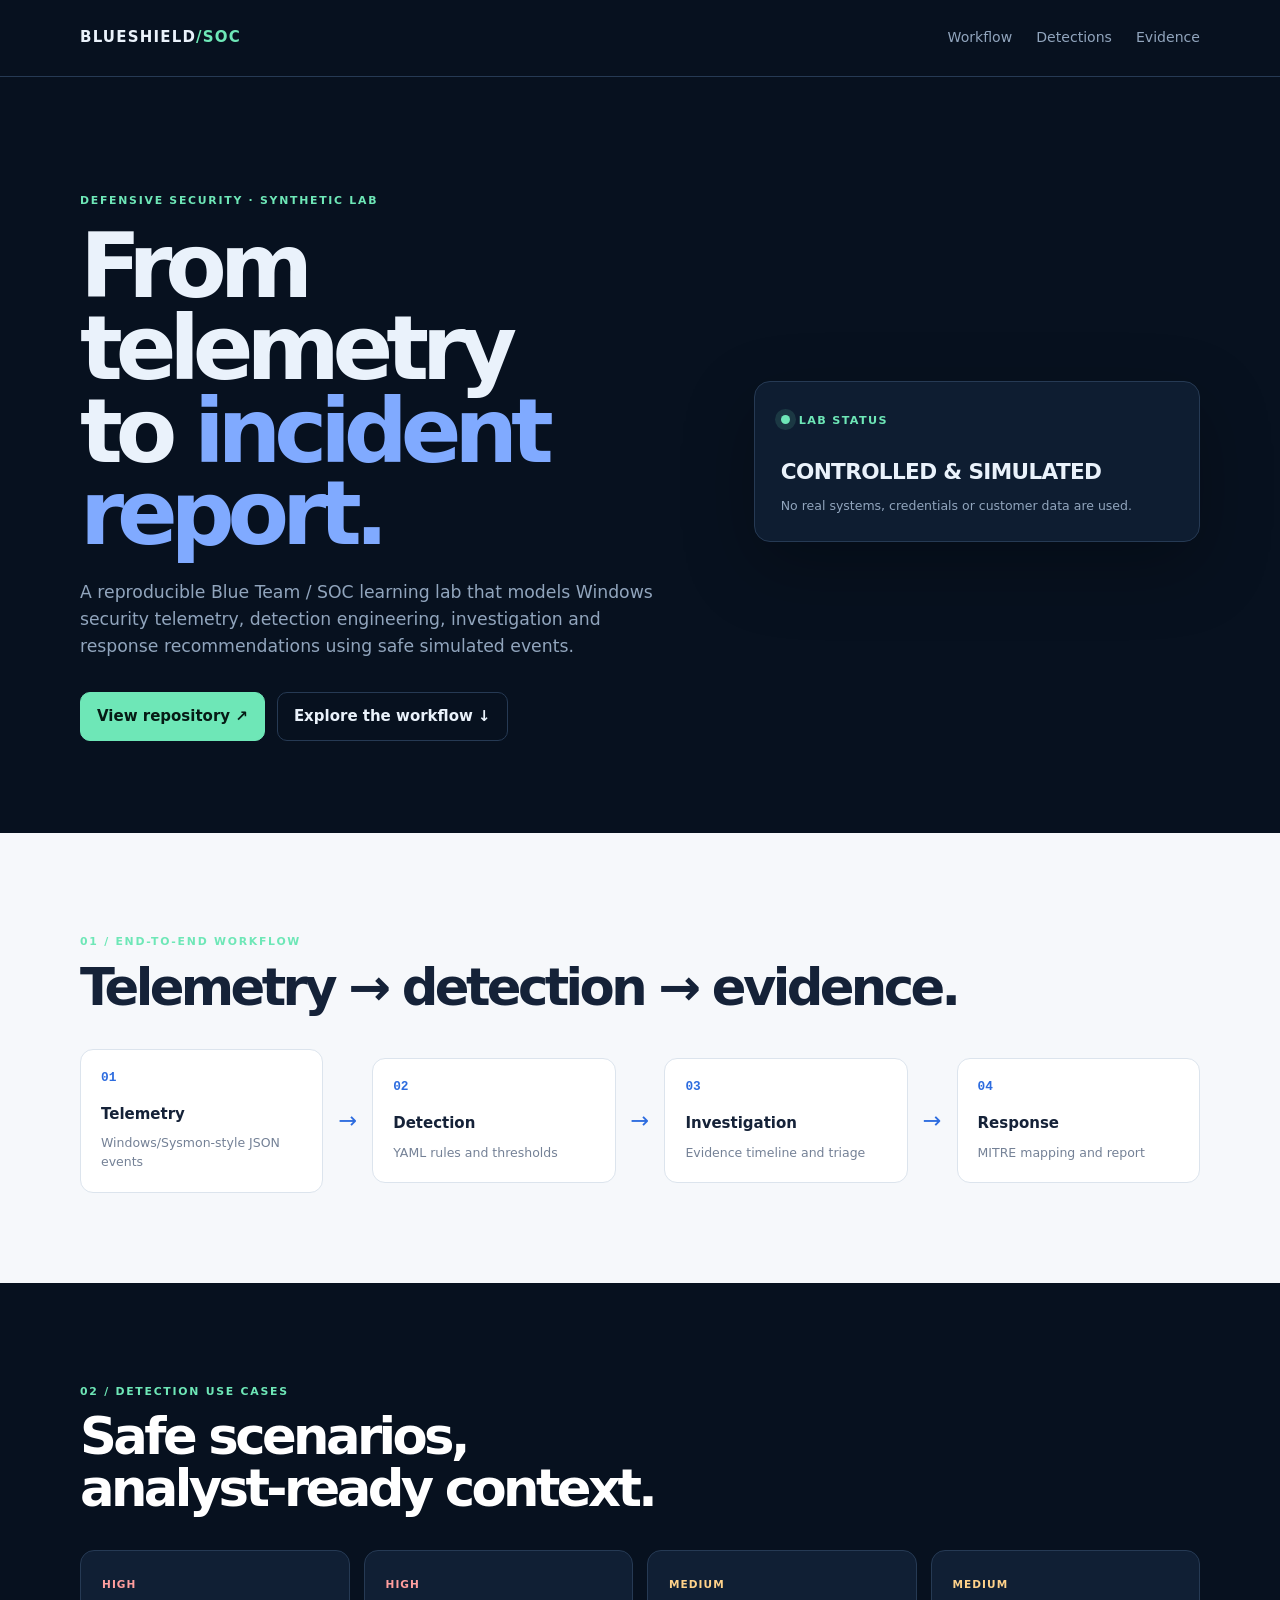
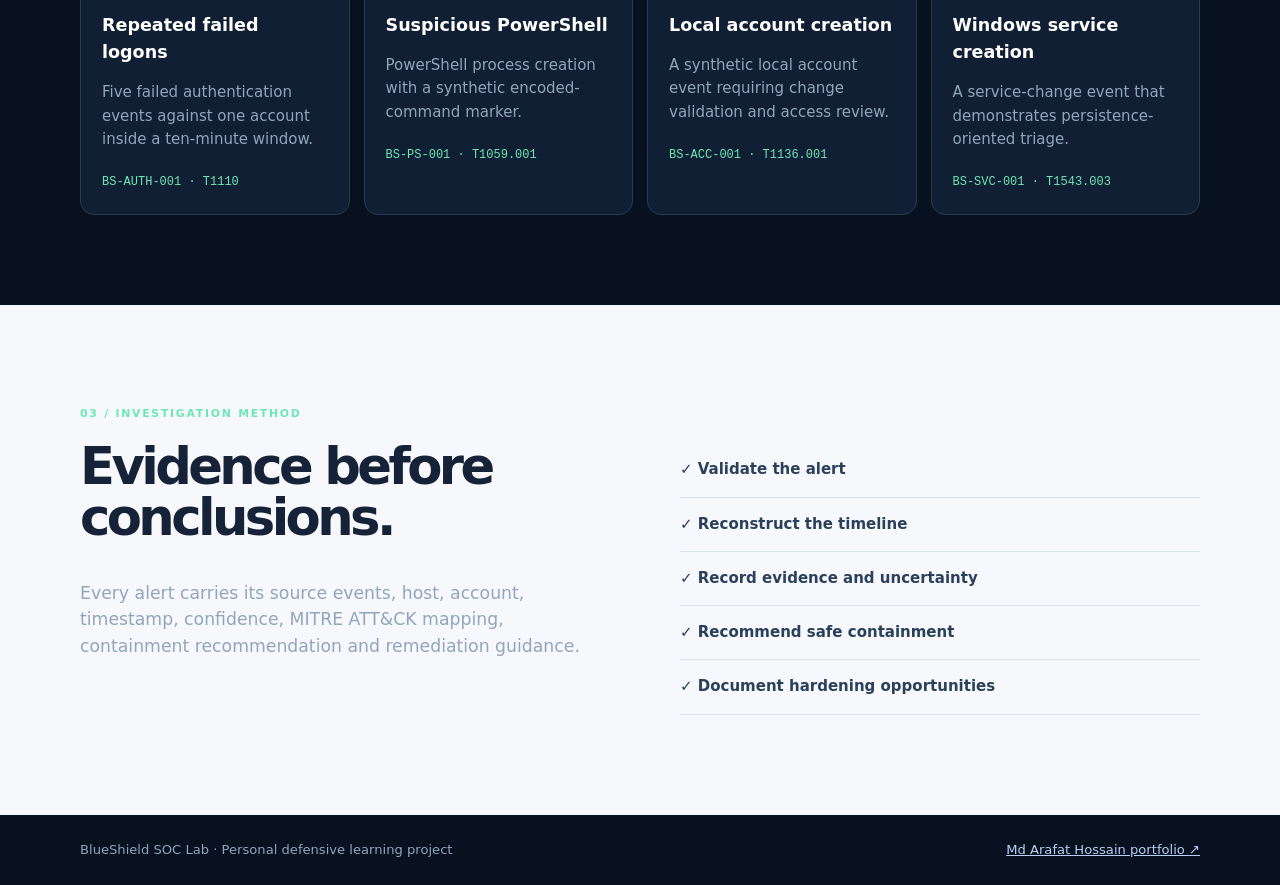
<file: index.html>
<!doctype html><html lang="en"><head><meta charset="utf-8"><meta name="viewport" content="width=device-width,initial-scale=1"><meta name="description" content="BlueShield SOC Lab — defensive cybersecurity portfolio project by Md Arafat Hossain"><link rel="icon" href="favicon.svg" type="image/svg+xml"><title>BlueShield SOC Lab | Defensive Security Portfolio</title><link rel="stylesheet" href="styles.css"></head><body><header><div class="wrap nav"><a class="brand" href="#top">BLUESHIELD<span>/SOC</span></a><nav><a href="#workflow">Workflow</a><a href="#detections">Detections</a><a href="#evidence">Evidence</a></nav></div></header><main id="top"><section class="hero wrap"><div><p class="eyebrow">DEFENSIVE SECURITY · SYNTHETIC LAB</p><h1>From telemetry<br>to <em>incident report.</em></h1><p class="lead">A reproducible Blue Team / SOC learning lab that models Windows security telemetry, detection engineering, investigation and response recommendations using safe simulated events.</p><div class="actions"><a class="button primary" href="https://github.com/arafatict/blueshield-soc-lab" target="_blank" rel="noopener">View repository ↗</a><a class="button" href="#workflow">Explore the workflow ↓</a></div></div><div class="hero-status"><span class="dot"></span><strong>LAB STATUS</strong><b>CONTROLLED &amp; SIMULATED</b><small>No real systems, credentials or customer data are used.</small></div></section><section class="section wrap" id="workflow"><p class="eyebrow">01 / END-TO-END WORKFLOW</p><h2>Telemetry → detection → evidence.</h2><div class="flow"><div><span>01</span><b>Telemetry</b><small>Windows/Sysmon-style JSON events</small></div><i>→</i><div><span>02</span><b>Detection</b><small>YAML rules and thresholds</small></div><i>→</i><div><span>03</span><b>Investigation</b><small>Evidence timeline and triage</small></div><i>→</i><div><span>04</span><b>Response</b><small>MITRE mapping and report</small></div></div></section><section class="section dark" id="detections"><div class="wrap"><p class="eyebrow">02 / DETECTION USE CASES</p><h2>Safe scenarios,<br>analyst-ready context.</h2><div class="cards"><article><span class="severity high">HIGH</span><h3>Repeated failed logons</h3><p>Five failed authentication events against one account inside a ten-minute window.</p><code>BS-AUTH-001 · T1110</code></article><article><span class="severity high">HIGH</span><h3>Suspicious PowerShell</h3><p>PowerShell process creation with a synthetic encoded-command marker.</p><code>BS-PS-001 · T1059.001</code></article><article><span class="severity medium">MEDIUM</span><h3>Local account creation</h3><p>A synthetic local account event requiring change validation and access review.</p><code>BS-ACC-001 · T1136.001</code></article><article><span class="severity medium">MEDIUM</span><h3>Windows service creation</h3><p>A service-change event that demonstrates persistence-oriented triage.</p><code>BS-SVC-001 · T1543.003</code></article></div></div></section><section class="section wrap" id="evidence"><p class="eyebrow">03 / INVESTIGATION METHOD</p><div class="evidence-grid"><div><h2>Evidence before conclusions.</h2><p class="lead">Every alert carries its source events, host, account, timestamp, confidence, MITRE ATT&amp;CK mapping, containment recommendation and remediation guidance.</p></div><div class="checklist"><p>✓ Validate the alert</p><p>✓ Reconstruct the timeline</p><p>✓ Record evidence and uncertainty</p><p>✓ Recommend safe containment</p><p>✓ Document hardening opportunities</p></div></div></section></main><footer><div class="wrap"><span>BlueShield SOC Lab · Personal defensive learning project</span><a href="https://arafatict.github.io/" target="_blank" rel="noopener">Md Arafat Hossain portfolio ↗</a></div></footer></body></html>
</file>
<file: styles.css>
:root{--bg:#07111f;--ink:#eaf2fb;--muted:#91a5bd;--line:#263a54;--card:#101f34;--accent:#6ee7b7;--blue:#80aaff}*{box-sizing:border-box}html{scroll-behavior:smooth}body{margin:0;background:#f6f8fb;color:#152238;font:15px/1.55 Inter,system-ui,sans-serif;overflow-x:hidden}a{color:inherit}.wrap{width:min(1120px,calc(100% - 36px));margin:auto}header,footer,.dark,.hero{background:var(--bg);color:var(--ink)}header{border-bottom:1px solid var(--line)}.nav{min-height:76px;display:flex;align-items:center;justify-content:space-between}.brand{font-weight:900;letter-spacing:.08em;text-decoration:none}.brand span{color:var(--accent)}nav{display:flex;gap:24px;color:var(--muted);font-size:.88rem}nav a{text-decoration:none}nav a:hover{color:#fff}.hero{width:100%;max-width:none;margin:0;padding:105px max(18px,calc((100% - 1120px)/2)) 92px;display:grid;grid-template-columns:1.15fr .85fr;gap:70px;align-items:center}.eyebrow{color:var(--accent);font-size:.68rem;font-weight:850;letter-spacing:.16em}.hero h1{font-size:clamp(3rem,7vw,6.4rem);line-height:.92;letter-spacing:-.08em;margin:15px 0 25px}.hero h1 em{color:var(--blue);font-style:normal}.lead{color:var(--muted);font-size:1.08rem;max-width:620px}.actions{display:flex;gap:12px;flex-wrap:wrap;margin-top:32px}.button{display:inline-block;padding:12px 16px;border:1px solid var(--line);border-radius:10px;text-decoration:none;font-weight:750}.button.primary{background:var(--accent);border-color:var(--accent);color:#061b15}.hero-status{padding:26px;border:1px solid var(--line);border-radius:16px;background:#0e1d31;box-shadow:0 25px 70px #0004}.hero-status .dot{display:inline-block;width:9px;height:9px;background:var(--accent);border-radius:50%;margin-right:9px;box-shadow:0 0 0 6px #6ee7b722}.hero-status strong,.hero-status b,.hero-status small{display:block}.hero-status strong{display:inline;color:var(--accent);font-size:.7rem;letter-spacing:.12em}.hero-status b{margin:24px 0 7px;font-size:1.35rem;letter-spacing:-.03em}.hero-status small{color:var(--muted)}.section{padding:90px 0}.section h2{font-size:clamp(2rem,4vw,3.5rem);line-height:1;letter-spacing:-.07em;margin:8px 0 36px}.flow{display:grid;grid-template-columns:1fr auto 1fr auto 1fr auto 1fr;gap:15px;align-items:center}.flow div{padding:20px;border:1px solid #dce4ed;border-radius:13px;background:#fff}.flow span{display:block;color:#2d6cdf;font:800 .8rem monospace}.flow b{display:block;margin:18px 0 7px}.flow small{display:block;color:#748196}.flow i{color:#2d6cdf;font-style:normal;font-size:1.4rem}.dark{padding:90px 0}.dark h2{color:#fff}.cards{display:grid;grid-template-columns:repeat(4,1fr);gap:14px}.cards article{padding:21px;border:1px solid var(--line);border-radius:14px;background:var(--card)}.cards h3{color:#fff;margin:17px 0 8px}.cards p{color:var(--muted);min-height:73px}.cards code{color:var(--accent);font-size:.75rem}.severity{font-size:.66rem;font-weight:850;letter-spacing:.1em}.high{color:#ff9e9e}.medium{color:#ffd28a}.evidence-grid{display:grid;grid-template-columns:1fr 1fr;gap:80px}.checklist{padding:10px 0}.checklist p{padding:15px 0;margin:0;border-bottom:1px solid #dce4ed;color:#2b405b;font-weight:700}footer{padding:25px 0;color:var(--muted);font-size:.82rem}footer div{display:flex;justify-content:space-between}footer a{color:#b9cff6}@media(max-width:800px){.nav{align-items:flex-start;flex-direction:column;padding:18px 0;gap:12px}.hero,.evidence-grid{grid-template-columns:1fr;gap:35px}.hero{padding:65px 18px}.flow{grid-template-columns:1fr}.flow i{transform:rotate(90deg);justify-self:center}.cards{grid-template-columns:1fr 1fr}.section,.dark{padding:65px 0}}@media(max-width:500px){.cards{grid-template-columns:1fr}.hero h1{font-size:clamp(2.8rem,15vw,4.4rem)}footer div{display:block}footer a{display:block;margin-top:8px}}
</file>
